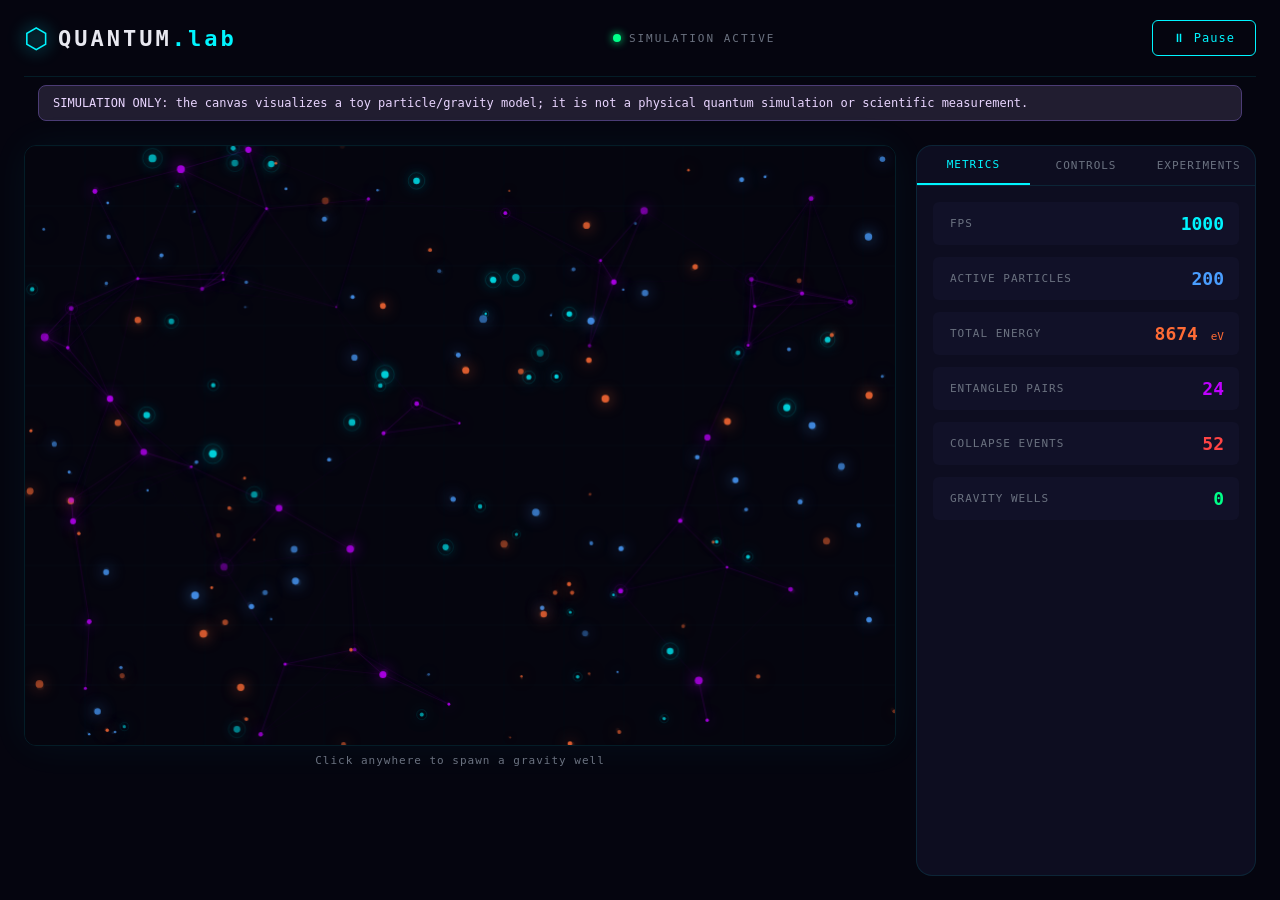
<file: index.html>
<!DOCTYPE html>
<html lang="en">
<head>
<link rel="icon" href="data:,">
<meta charset="UTF-8">
<meta name="viewport" content="width=device-width, initial-scale=1.0">
<title>QUANTUM.lab — Particle Simulation</title>
<style>
*,*::before,*::after{box-sizing:border-box;margin:0;padding:0}
:root{--bg:#05050f;--panel:#0d0d20;--card:#111128;--cyan:#00f5ff;--purple:#bf00ff;--orange:#ff6b35;--blue:#4a9eff;--green:#00ff88;--text:#e8e8f0;--muted:#6b7280;--border:rgba(0,245,255,.1)}
body{background:var(--bg);color:var(--text);font-family:'JetBrains Mono','Fira Code',monospace;min-height:100vh;overflow-x:hidden}
.dashboard{display:flex;flex-direction:column;min-height:100vh;padding:0 24px 24px}
.lab-header{display:flex;align-items:center;justify-content:space-between;padding:20px 0;border-bottom:1px solid var(--border)}
.logo{display:flex;align-items:center;gap:10px}
.logo-symbol{font-size:28px;color:var(--cyan);filter:drop-shadow(0 0 8px var(--cyan))}
.logo-text{font-size:22px;font-weight:700;letter-spacing:3px}
.logo-accent{color:var(--cyan)}
.header-status{display:flex;align-items:center;gap:8px}
.status-dot{width:8px;height:8px;border-radius:50%}
.status-dot.running{background:var(--green);box-shadow:0 0 8px var(--green);animation:pulse 1.5s ease-in-out infinite}
.status-dot.paused{background:var(--orange);box-shadow:0 0 8px var(--orange)}
.status-text{font-size:11px;letter-spacing:2px;color:var(--muted)}
.main-layout{display:flex;gap:20px;flex:1;margin-top:16px}
.canvas-wrapper{flex:1;display:flex;flex-direction:column;gap:8px}
.quantum-canvas{border:1px solid var(--border);box-shadow:0 0 40px rgba(0,245,255,.05);width:100%;border-radius:12px;cursor:crosshair}
.canvas-hint{font-size:11px;color:var(--muted);text-align:center;letter-spacing:1px}
.side-panel{width:340px;flex-shrink:0;background:var(--panel);border:1px solid var(--border);border-radius:16px;display:flex;flex-direction:column;overflow:hidden;max-height:calc(100vh - 120px)}
.tabs{display:flex;border-bottom:1px solid var(--border)}
.tab{flex:1;padding:12px 0;background:transparent;border:none;color:var(--muted);font-family:inherit;font-size:11px;letter-spacing:1px;cursor:pointer;transition:all .2s;text-transform:uppercase}
.tab:hover{color:var(--text)}
.tab-active{color:var(--cyan);border-bottom:2px solid var(--cyan)}
.tab-content{flex:1;padding:16px;overflow-y:auto;display:flex;flex-direction:column;gap:12px}
.metric-card{display:flex;justify-content:space-between;align-items:center;background:var(--card);border:1px solid transparent;border-left-width:3px;border-radius:6px;padding:10px 14px;transition:all .2s}
.metric-card:hover{background:#161632}
.metric-label{font-size:11px;color:var(--muted);letter-spacing:1px;text-transform:uppercase}
.metric-value{font-size:18px;font-weight:700}
.metric-unit{font-size:11px;font-weight:400;margin-left:2px}
.control-slider{display:flex;flex-direction:column;gap:6px}
.control-header{display:flex;justify-content:space-between;align-items:center}
.control-label{font-size:11px;color:var(--muted);letter-spacing:1px;text-transform:uppercase}
.control-value{font-size:12px;color:var(--cyan)}
.slider{-webkit-appearance:none;width:100%;height:3px;background:linear-gradient(to right,var(--cyan),var(--purple));border-radius:2px;outline:none;cursor:pointer}
.slider::-webkit-slider-thumb{-webkit-appearance:none;width:14px;height:14px;border-radius:50%;background:var(--cyan);box-shadow:0 0 6px var(--cyan);cursor:pointer}
.control-toggle{display:flex;justify-content:space-between;align-items:center}
.toggle{padding:4px 14px;border-radius:20px;border:1px solid;font-family:inherit;font-size:11px;cursor:pointer;transition:all .2s}
.toggle-on{background:rgba(0,255,136,.1);border-color:var(--green);color:var(--green)}
.toggle-off{background:rgba(107,114,128,.1);border-color:var(--muted);color:var(--muted)}
.btn-primary{padding:10px 20px;background:transparent;border:1px solid var(--cyan);color:var(--cyan);border-radius:6px;font-family:inherit;font-size:12px;letter-spacing:1px;cursor:pointer;transition:all .2s}
.btn-primary:hover:not(:disabled){background:rgba(0,245,255,.1);box-shadow:0 0 12px rgba(0,245,255,.2)}
.btn-primary:disabled{opacity:.4;cursor:not-allowed}
.btn-danger{padding:10px 20px;background:transparent;border:1px solid #ff4444;color:#ff4444;border-radius:6px;font-family:inherit;font-size:12px;cursor:pointer;transition:all .2s}
.btn-danger:hover{background:rgba(255,68,68,.1)}
.btn-remove{background:transparent;border:none;color:var(--muted);cursor:pointer;font-size:12px;padding:2px 6px}
.btn-remove:hover{color:#ff4444}
.full-width{width:100%}
.experiment-form{display:flex;flex-direction:column;gap:8px}
.input-field{width:100%;background:var(--card);border:1px solid var(--border);border-radius:6px;padding:10px 12px;color:var(--text);font-family:inherit;font-size:12px;outline:none;transition:all .2s;resize:none}
.input-field:focus{border-color:var(--cyan)}
.input-field::placeholder{color:var(--muted)}
.experiment-log{display:flex;flex-direction:column;gap:8px;margin-top:4px}
.experiment-card{background:var(--card);border:1px solid var(--border);border-radius:6px;padding:12px}
.exp-header{display:flex;justify-content:space-between;align-items:center;margin-bottom:4px}
.exp-name{font-size:13px;font-weight:600;color:var(--text)}
.exp-status{font-size:10px;letter-spacing:1px;text-transform:uppercase;padding:2px 8px;border-radius:20px}
.exp-running{background:rgba(0,255,136,.1);color:var(--green)}
.exp-desc{font-size:11px;color:var(--muted);margin-bottom:8px;line-height:1.5}
.exp-meta{display:flex;gap:12px;font-size:10px;color:var(--muted)}
.well-list{margin-top:4px}
.section-title{font-size:11px;letter-spacing:2px;color:var(--muted);text-transform:uppercase;margin-bottom:8px}
.well-item{display:flex;justify-content:space-between;align-items:center;background:var(--card);border:1px solid rgba(191,0,255,.2);border-radius:6px;padding:6px 10px;font-size:11px;color:var(--purple)}
.notification{position:fixed;bottom:24px;right:24px;background:var(--card);border:1px solid var(--cyan);border-radius:10px;padding:12px 20px;font-size:12px;color:var(--cyan);box-shadow:0 0 20px rgba(0,245,255,.15);z-index:999;animation:slideIn .3s ease}
.empty-state{text-align:center;color:var(--muted);font-size:12px;padding:20px 0}
@keyframes pulse{0%,100%{opacity:1;box-shadow:0 0 8px var(--green)}50%{opacity:.5;box-shadow:0 0 2px var(--green)}}
@keyframes slideIn{from{transform:translateX(20px);opacity:0}to{transform:translateX(0);opacity:1}}
::-webkit-scrollbar{width:4px}
::-webkit-scrollbar-track{background:var(--bg)}
::-webkit-scrollbar-thumb{background:var(--border);border-radius:2px}
::-webkit-scrollbar-thumb:hover{background:var(--cyan)}
@media(max-width:1024px){.main-layout{flex-direction:column}.side-panel{width:100%;max-height:none}}
</style>
</head>
<body>
<div class="dashboard">
  <header class="lab-header">
    <div class="logo">
      <span class="logo-symbol">⬡</span>
      <span class="logo-text">QUANTUM<span class="logo-accent">.lab</span></span>
    </div>
    <div class="header-status">
      <span class="status-dot running" id="statusDot"></span>
      <span class="status-text" id="statusText">SIMULATION ACTIVE</span>
    </div>
    <button class="btn-primary" id="pauseBtn" onclick="toggleSim()">⏸ Pause</button>
  </header>
<div role="note" style="margin:8px 14px;padding:10px 14px;background:#211d30;color:#e9d5ff;border:1px solid #4c3c75;border-radius:8px;font-size:12px">SIMULATION ONLY: the canvas visualizes a toy particle/gravity model; it is not a physical quantum simulation or scientific measurement.</div>
  <div class="main-layout">
    <div class="canvas-wrapper">
      <canvas class="quantum-canvas" id="canvas" onclick="addGravityWell(event)"></canvas>
      <p class="canvas-hint">Click anywhere to spawn a gravity well</p>
    </div>
    <aside class="side-panel">
      <div class="tabs">
        <button class="tab tab-active" data-tab="metrics" onclick="switchTab('metrics',this)">Metrics</button>
        <button class="tab" data-tab="controls" onclick="switchTab('controls',this)">Controls</button>
        <button class="tab" data-tab="experiments" onclick="switchTab('experiments',this)">Experiments</button>
      </div>
      <div class="tab-content" id="tabMetrics">
        <div class="metric-card"><span class="metric-label">FPS</span><span class="metric-value" style="color:var(--cyan)" id="mFPS">0</span></div>
        <div class="metric-card"><span class="metric-label">Active Particles</span><span class="metric-value" style="color:var(--blue)" id="mPart">0</span></div>
        <div class="metric-card"><span class="metric-label">Total Energy</span><span class="metric-value" style="color:var(--orange)" id="mEnergy">0 <span class="metric-unit">eV</span></span></div>
        <div class="metric-card"><span class="metric-label">Entangled Pairs</span><span class="metric-value" style="color:var(--purple)" id="mEntangle">0</span></div>
        <div class="metric-card"><span class="metric-label">Collapse Events</span><span class="metric-value" style="color:#ff4444" id="mCollapse">0</span></div>
        <div class="metric-card"><span class="metric-label">Gravity Wells</span><span class="metric-value" style="color:var(--green)" id="mWells">0</span></div>
        <div class="well-list" id="wellList"></div>
      </div>
      <div class="tab-content" id="tabControls" style="display:none">
        <div class="control-slider"><div class="control-header"><span class="control-label">Max Particles</span><span class="control-value" id="cvMax">200</span></div><input type="range" class="slider" min="10" max="500" step="10" value="200" oninput="setCfg('maxParticles',+this.value)"></div>
        <div class="control-slider"><div class="control-header"><span class="control-label">Simulation Speed</span><span class="control-value" id="cvSpeed">1.00</span></div><input type="range" class="slider" min="0.1" max="5" step="0.1" value="1" oninput="setCfg('simSpeed',+this.value)"></div>
        <div class="control-slider"><div class="control-header"><span class="control-label">Energy Decay</span><span class="control-value" id="cvDecay">0.05</span></div><input type="range" class="slider" min="0" max="0.5" step="0.01" value="0.05" oninput="setCfg('decay',+this.value)"></div>
        <div class="control-toggle"><span class="control-label">Collision Detection</span><button class="toggle toggle-off" id="collToggle" onclick="toggleColl()">OFF</button></div>
        <button class="btn-danger full-width" onclick="clearWells()">Clear All Wells</button>
      </div>
      <div class="tab-content" id="tabExperiments" style="display:none">
        <div class="experiment-form">
          <input class="input-field" placeholder="Experiment name..." id="expName" maxlength="50">
          <textarea class="input-field" placeholder="Description (optional)..." id="expDesc" maxlength="200" rows="3"></textarea>
          <button class="btn-primary full-width" onclick="createExp()">+ Create Snapshot</button>
        </div>
        <div class="experiment-log" id="expLog"><div class="empty-state">No experiments yet.</div></div>
      </div>
    </aside>
  </div>
</div>

<script>
const COLORS={superposition:'#00f5ff',entangled:'#bf00ff',collapsed:'#ff6b35',idle:'#4a9eff'};
let particles=[],gravityWells=[],experiments=[];
let cfg={maxParticles:200,simSpeed:1,decay:0.05,collision:false};
let isRunning=true,particleId=0,lastTime=performance.now(),fpsFrames=[];
const canvas=document.getElementById('canvas');
const ctx=canvas.getContext('2d',{alpha:false});

function resizeCanvas(){
  const w=canvas.parentElement;
  canvas.width=w.clientWidth;
  canvas.height=Math.min(window.innerHeight-200,600);
}
window.addEventListener('resize',resizeCanvas);
resizeCanvas();

function getState(e){if(e>75)return'superposition';if(e>50)return'entangled';if(e>25)return'collapsed';return'idle';}

function createParticle(){
  const state=getState(Math.random()*100);
  return{
    id:'p-'+ ++particleId,x:Math.random()*canvas.width,y:Math.random()*canvas.height,
    vx:(Math.random()-.5)*2,vy:(Math.random()-.5)*2,
    energy:Math.random()*100,state,color:COLORS[state],
    radius:Math.random()*3+1,lifetime:Math.random()*300+100,age:0
  };
}

function updateParticle(p,dt){
  p.age+=dt;
  if(p.age>=p.lifetime)return null;
  for(const gw of gravityWells){
    const dx=gw.x-p.x,dy=gw.y-p.y,d=Math.sqrt(dx*dx+dy*dy);
    if(d<gw.radius&&d>0){const f=(gw.strength/(d*d))*dt;p.vx+=dx/d*f;p.vy+=dy/d*f;}
  }
  p.x+=p.vx*cfg.simSpeed*dt;p.y+=p.vy*cfg.simSpeed*dt;
  p.energy=Math.max(0,p.energy-cfg.decay*dt);
  p.state=getState(p.energy);p.color=COLORS[p.state];
  p.x=((p.x%canvas.width)+canvas.width)%canvas.width;
  p.y=((p.y%canvas.height)+canvas.height)%canvas.height;
  return p;
}

function drawGrid(){
  ctx.save();ctx.strokeStyle='rgba(0,245,255,.03)';ctx.lineWidth=0.5;
  for(let x=0;x<canvas.width;x+=60){ctx.beginPath();ctx.moveTo(x,0);ctx.lineTo(x,canvas.height);ctx.stroke();}
  for(let y=0;y<canvas.height;y+=60){ctx.beginPath();ctx.moveTo(0,y);ctx.lineTo(canvas.width,y);ctx.stroke();}
  ctx.restore();
}

function drawGravityWells(){
  gravityWells.forEach(gw=>{
    const grad=ctx.createRadialGradient(gw.x,gw.y,0,gw.x,gw.y,gw.radius);
    grad.addColorStop(0,'rgba(191,0,255,.2)');grad.addColorStop(.5,'rgba(191,0,255,.05)');grad.addColorStop(1,'rgba(191,0,255,0)');
    ctx.beginPath();ctx.arc(gw.x,gw.y,gw.radius,0,Math.PI*2);ctx.fillStyle=grad;ctx.fill();
    ctx.beginPath();ctx.arc(gw.x,gw.y,4,0,Math.PI*2);ctx.fillStyle='#bf00ff';ctx.shadowBlur=20;ctx.shadowColor='#bf00ff';ctx.fill();ctx.shadowBlur=0;
  });
}

function drawEntanglement(){
  const entangled=particles.filter(p=>p.state==='entangled');
  for(let i=0;i<entangled.length;i++){
    for(let j=i+1;j<entangled.length;j++){
      const p1=entangled[i],p2=entangled[j];
      const dist=Math.sqrt((p2.x-p1.x)**2+(p2.y-p1.y)**2);
      if(dist>150)continue;
      ctx.save();ctx.globalAlpha=(1-dist/150)*.4;ctx.strokeStyle='#bf00ff';ctx.lineWidth=0.5;
      ctx.shadowBlur=8;ctx.shadowColor='#bf00ff';
      ctx.beginPath();ctx.moveTo(p1.x,p1.y);ctx.lineTo(p2.x,p2.y);ctx.stroke();ctx.restore();
    }
  }
}

function drawParticles(){
  particles.forEach(p=>{
    const alpha=1-p.age/p.lifetime;
    ctx.save();ctx.globalAlpha=Math.max(0,alpha);ctx.shadowBlur=15;ctx.shadowColor=p.color;
    ctx.beginPath();ctx.arc(p.x,p.y,p.radius,0,Math.PI*2);ctx.fillStyle=p.color;ctx.fill();
    if(p.energy>70){ctx.beginPath();ctx.arc(p.x,p.y,p.radius*2.5,0,Math.PI*2);ctx.strokeStyle=p.color;ctx.lineWidth=.5;ctx.globalAlpha=alpha*.3;ctx.stroke();}
    ctx.restore();
  });
}

function animate(ts){
  if(isRunning){
    const dt=Math.min((ts-lastTime)/16.67,3);lastTime=ts;
    fpsFrames.push(1000/Math.max(ts-lastTime+.001,1));
    if(fpsFrames.length>60)fpsFrames.shift();
    let updated=particles.map(p=>updateParticle(p,dt)).filter(Boolean);
    while(updated.length<cfg.maxParticles)updated.push(createParticle());
    particles=updated;
  }
  ctx.fillStyle='rgba(5,5,15,.85)';ctx.fillRect(0,0,canvas.width,canvas.height);
  drawGrid();drawEntanglement();drawGravityWells();drawParticles();
  if(isRunning&&fpsFrames.length>0){
    const fps=Math.round(fpsFrames.reduce((a,b)=>a+b,0)/fpsFrames.length);
    document.getElementById('mFPS').textContent=fps;
    document.getElementById('mPart').textContent=particles.length;
    const totalE=Math.round(particles.reduce((s,p)=>s+p.energy,0));
    document.getElementById('mEnergy').innerHTML=totalE+' <span class="metric-unit">eV</span>';
    document.getElementById('mEntangle').textContent=Math.floor(particles.filter(p=>p.state==='entangled').length/2);
    document.getElementById('mCollapse').textContent=particles.filter(p=>p.state==='collapsed').length;
  }
  document.getElementById('mWells').textContent=gravityWells.length;
  requestAnimationFrame(animate);
}

function toggleSim(){
  isRunning=!isRunning;
  document.getElementById('statusDot').className='status-dot '+(isRunning?'running':'paused');
  document.getElementById('statusText').textContent=isRunning?'SIMULATION ACTIVE':'PAUSED';
  document.getElementById('pauseBtn').textContent=isRunning?'⏸ Pause':'▶ Resume';
}

function addGravityWell(e){
  const rect=canvas.getBoundingClientRect();
  const x=e.clientX-rect.left,y=e.clientY-rect.top;
  gravityWells.push({id:'gw-'+Date.now(),x,y,strength:5000,radius:200});
  notify('⚛ Gravity well at ('+Math.round(x)+', '+Math.round(y)+')');
  renderWells();
}

function removeWell(id){gravityWells=gravityWells.filter(w=>w.id!==id);renderWells();}
function clearWells(){gravityWells=[];renderWells();notify('All gravity wells cleared');}
function toggleColl(){
  cfg.collision=!cfg.collision;
  const btn=document.getElementById('collToggle');
  btn.className='toggle '+(cfg.collision?'toggle-on':'toggle-off');
  btn.textContent=cfg.collision?'ON':'OFF';
}

function setCfg(key,val){
  cfg[key]=val;
  if(key==='maxParticles')document.getElementById('cvMax').textContent=val;
  if(key==='simSpeed')document.getElementById('cvSpeed').textContent=val.toFixed(1);
  if(key==='decay')document.getElementById('cvDecay').textContent=val.toFixed(2);
}

function renderWells(){
  document.getElementById('wellList').innerHTML=gravityWells.length?'<h3 class="section-title">Active Wells</h3>'+gravityWells.map(w=>'<div class="well-item"><span>('+Math.round(w.x)+', '+Math.round(w.y)+')</span><button class="btn-remove" onclick="removeWell(\''+w.id+'\')">✕</button></div>').join(''):'';
}

function switchTab(name,el){
  document.querySelectorAll('.tab').forEach(t=>t.classList.remove('tab-active'));
  el.classList.add('tab-active');
  ['tabMetrics','tabControls','tabExperiments'].forEach(id=>document.getElementById(id).style.display='none');
  document.getElementById('tab'+name.charAt(0).toUpperCase()+name.slice(1)).style.display='flex';
}

function createExp(){
  const name=document.getElementById('expName').value.trim();
  if(!name)return;
  const exp={id:'exp-'+Date.now(),name,desc:document.getElementById('expDesc').value.trim(),status:'running',particles:particles.length,energy:Math.round(particles.reduce((s,p)=>s+p.energy,0)),time:new Date().toLocaleTimeString()};
  experiments.unshift(exp);
  document.getElementById('expName').value='';document.getElementById('expDesc').value='';
  notify('🧪 Experiment "'+name+'" created');
  renderExps();
}

function renderExps(){
  document.getElementById('expLog').innerHTML=experiments.length?experiments.map(e=>'<div class="experiment-card"><div class="exp-header"><span class="exp-name">'+e.name+'</span><span class="exp-status exp-running">'+e.status+'</span></div>'+(e.desc?'<p class="exp-desc">'+e.desc+'</p>':'')+'<div class="exp-meta"><span>⚛ '+e.particles+' particles</span><span>⚡ '+e.energy+' eV</span><span>'+e.time+'</span></div></div>').join(''):'<div class="empty-state">No experiments yet.</div>';
}

function notify(msg){
  const n=document.createElement('div');n.className='notification';n.textContent=msg;
  document.body.appendChild(n);setTimeout(()=>n.remove(),3000);
}

particles=Array.from({length:cfg.maxParticles},()=>createParticle());
requestAnimationFrame(animate);
</script>
</body>
</html>
</file>
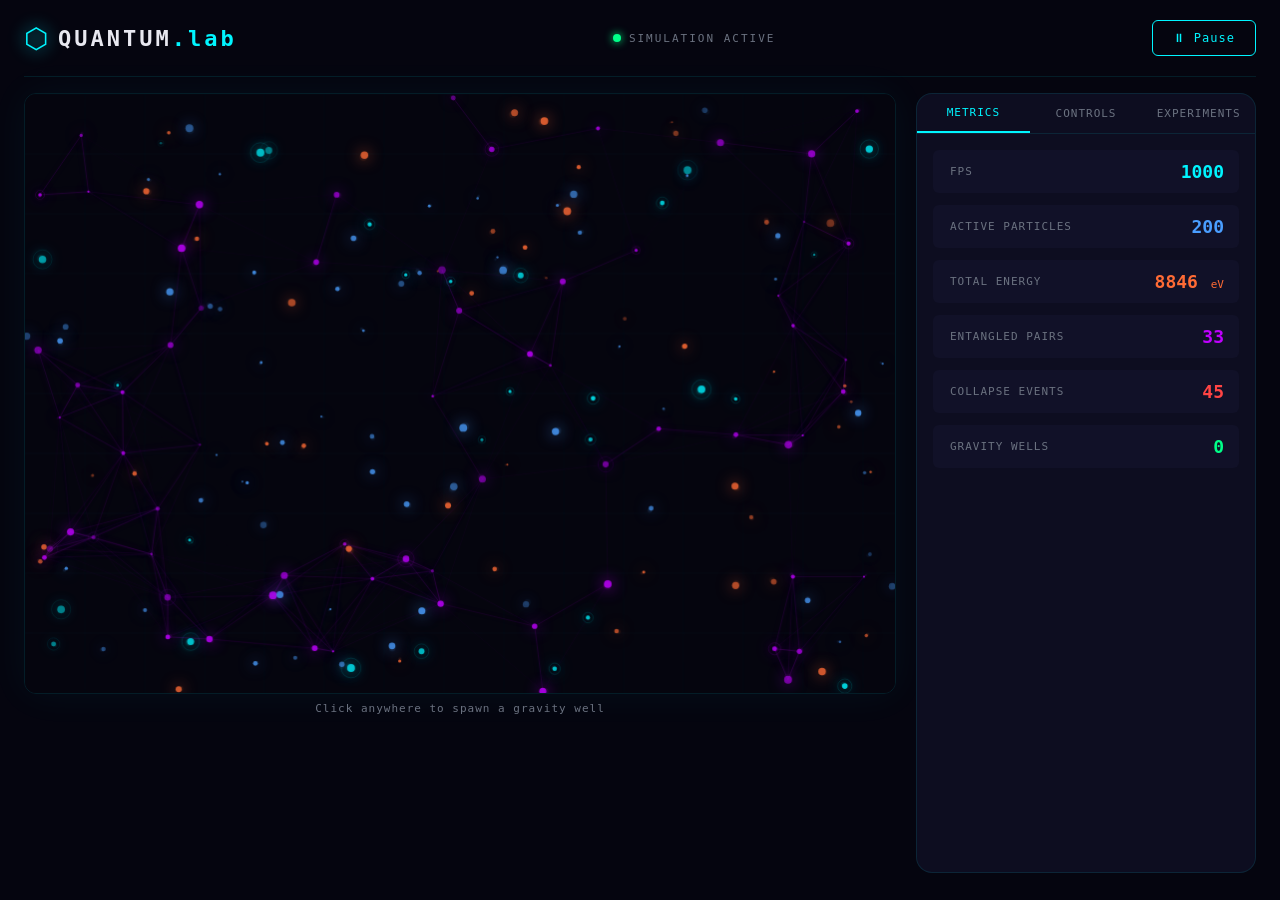
<file: backups/runtime-fix-2026-10-15/index.html>
<!DOCTYPE html>
<html lang="en">
<head>
<meta charset="UTF-8">
<meta name="viewport" content="width=device-width, initial-scale=1.0">
<title>QUANTUM.lab — Particle Simulation</title>
<style>
*,*::before,*::after{box-sizing:border-box;margin:0;padding:0}
:root{--bg:#05050f;--panel:#0d0d20;--card:#111128;--cyan:#00f5ff;--purple:#bf00ff;--orange:#ff6b35;--blue:#4a9eff;--green:#00ff88;--text:#e8e8f0;--muted:#6b7280;--border:rgba(0,245,255,.1)}
body{background:var(--bg);color:var(--text);font-family:'JetBrains Mono','Fira Code',monospace;min-height:100vh;overflow-x:hidden}
.dashboard{display:flex;flex-direction:column;min-height:100vh;padding:0 24px 24px}
.lab-header{display:flex;align-items:center;justify-content:space-between;padding:20px 0;border-bottom:1px solid var(--border)}
.logo{display:flex;align-items:center;gap:10px}
.logo-symbol{font-size:28px;color:var(--cyan);filter:drop-shadow(0 0 8px var(--cyan))}
.logo-text{font-size:22px;font-weight:700;letter-spacing:3px}
.logo-accent{color:var(--cyan)}
.header-status{display:flex;align-items:center;gap:8px}
.status-dot{width:8px;height:8px;border-radius:50%}
.status-dot.running{background:var(--green);box-shadow:0 0 8px var(--green);animation:pulse 1.5s ease-in-out infinite}
.status-dot.paused{background:var(--orange);box-shadow:0 0 8px var(--orange)}
.status-text{font-size:11px;letter-spacing:2px;color:var(--muted)}
.main-layout{display:flex;gap:20px;flex:1;margin-top:16px}
.canvas-wrapper{flex:1;display:flex;flex-direction:column;gap:8px}
.quantum-canvas{border:1px solid var(--border);box-shadow:0 0 40px rgba(0,245,255,.05);width:100%;border-radius:12px;cursor:crosshair}
.canvas-hint{font-size:11px;color:var(--muted);text-align:center;letter-spacing:1px}
.side-panel{width:340px;flex-shrink:0;background:var(--panel);border:1px solid var(--border);border-radius:16px;display:flex;flex-direction:column;overflow:hidden;max-height:calc(100vh - 120px)}
.tabs{display:flex;border-bottom:1px solid var(--border)}
.tab{flex:1;padding:12px 0;background:transparent;border:none;color:var(--muted);font-family:inherit;font-size:11px;letter-spacing:1px;cursor:pointer;transition:all .2s;text-transform:uppercase}
.tab:hover{color:var(--text)}
.tab-active{color:var(--cyan);border-bottom:2px solid var(--cyan)}
.tab-content{flex:1;padding:16px;overflow-y:auto;display:flex;flex-direction:column;gap:12px}
.metric-card{display:flex;justify-content:space-between;align-items:center;background:var(--card);border:1px solid transparent;border-left-width:3px;border-radius:6px;padding:10px 14px;transition:all .2s}
.metric-card:hover{background:#161632}
.metric-label{font-size:11px;color:var(--muted);letter-spacing:1px;text-transform:uppercase}
.metric-value{font-size:18px;font-weight:700}
.metric-unit{font-size:11px;font-weight:400;margin-left:2px}
.control-slider{display:flex;flex-direction:column;gap:6px}
.control-header{display:flex;justify-content:space-between;align-items:center}
.control-label{font-size:11px;color:var(--muted);letter-spacing:1px;text-transform:uppercase}
.control-value{font-size:12px;color:var(--cyan)}
.slider{-webkit-appearance:none;width:100%;height:3px;background:linear-gradient(to right,var(--cyan),var(--purple));border-radius:2px;outline:none;cursor:pointer}
.slider::-webkit-slider-thumb{-webkit-appearance:none;width:14px;height:14px;border-radius:50%;background:var(--cyan);box-shadow:0 0 6px var(--cyan);cursor:pointer}
.control-toggle{display:flex;justify-content:space-between;align-items:center}
.toggle{padding:4px 14px;border-radius:20px;border:1px solid;font-family:inherit;font-size:11px;cursor:pointer;transition:all .2s}
.toggle-on{background:rgba(0,255,136,.1);border-color:var(--green);color:var(--green)}
.toggle-off{background:rgba(107,114,128,.1);border-color:var(--muted);color:var(--muted)}
.btn-primary{padding:10px 20px;background:transparent;border:1px solid var(--cyan);color:var(--cyan);border-radius:6px;font-family:inherit;font-size:12px;letter-spacing:1px;cursor:pointer;transition:all .2s}
.btn-primary:hover:not(:disabled){background:rgba(0,245,255,.1);box-shadow:0 0 12px rgba(0,245,255,.2)}
.btn-primary:disabled{opacity:.4;cursor:not-allowed}
.btn-danger{padding:10px 20px;background:transparent;border:1px solid #ff4444;color:#ff4444;border-radius:6px;font-family:inherit;font-size:12px;cursor:pointer;transition:all .2s}
.btn-danger:hover{background:rgba(255,68,68,.1)}
.btn-remove{background:transparent;border:none;color:var(--muted);cursor:pointer;font-size:12px;padding:2px 6px}
.btn-remove:hover{color:#ff4444}
.full-width{width:100%}
.experiment-form{display:flex;flex-direction:column;gap:8px}
.input-field{width:100%;background:var(--card);border:1px solid var(--border);border-radius:6px;padding:10px 12px;color:var(--text);font-family:inherit;font-size:12px;outline:none;transition:all .2s;resize:none}
.input-field:focus{border-color:var(--cyan)}
.input-field::placeholder{color:var(--muted)}
.experiment-log{display:flex;flex-direction:column;gap:8px;margin-top:4px}
.experiment-card{background:var(--card);border:1px solid var(--border);border-radius:6px;padding:12px}
.exp-header{display:flex;justify-content:space-between;align-items:center;margin-bottom:4px}
.exp-name{font-size:13px;font-weight:600;color:var(--text)}
.exp-status{font-size:10px;letter-spacing:1px;text-transform:uppercase;padding:2px 8px;border-radius:20px}
.exp-running{background:rgba(0,255,136,.1);color:var(--green)}
.exp-desc{font-size:11px;color:var(--muted);margin-bottom:8px;line-height:1.5}
.exp-meta{display:flex;gap:12px;font-size:10px;color:var(--muted)}
.well-list{margin-top:4px}
.section-title{font-size:11px;letter-spacing:2px;color:var(--muted);text-transform:uppercase;margin-bottom:8px}
.well-item{display:flex;justify-content:space-between;align-items:center;background:var(--card);border:1px solid rgba(191,0,255,.2);border-radius:6px;padding:6px 10px;font-size:11px;color:var(--purple)}
.notification{position:fixed;bottom:24px;right:24px;background:var(--card);border:1px solid var(--cyan);border-radius:10px;padding:12px 20px;font-size:12px;color:var(--cyan);box-shadow:0 0 20px rgba(0,245,255,.15);z-index:999;animation:slideIn .3s ease}
.empty-state{text-align:center;color:var(--muted);font-size:12px;padding:20px 0}
@keyframes pulse{0%,100%{opacity:1;box-shadow:0 0 8px var(--green)}50%{opacity:.5;box-shadow:0 0 2px var(--green)}}
@keyframes slideIn{from{transform:translateX(20px);opacity:0}to{transform:translateX(0);opacity:1}}
::-webkit-scrollbar{width:4px}
::-webkit-scrollbar-track{background:var(--bg)}
::-webkit-scrollbar-thumb{background:var(--border);border-radius:2px}
::-webkit-scrollbar-thumb:hover{background:var(--cyan)}
@media(max-width:1024px){.main-layout{flex-direction:column}.side-panel{width:100%;max-height:none}}
</style>
</head>
<body>
<div class="dashboard">
  <header class="lab-header">
    <div class="logo">
      <span class="logo-symbol">⬡</span>
      <span class="logo-text">QUANTUM<span class="logo-accent">.lab</span></span>
    </div>
    <div class="header-status">
      <span class="status-dot running" id="statusDot"></span>
      <span class="status-text" id="statusText">SIMULATION ACTIVE</span>
    </div>
    <button class="btn-primary" id="pauseBtn" onclick="toggleSim()">⏸ Pause</button>
  </header>
  <div class="main-layout">
    <div class="canvas-wrapper">
      <canvas class="quantum-canvas" id="canvas" onclick="addGravityWell(event)"></canvas>
      <p class="canvas-hint">Click anywhere to spawn a gravity well</p>
    </div>
    <aside class="side-panel">
      <div class="tabs">
        <button class="tab tab-active" data-tab="metrics" onclick="switchTab('metrics',this)">Metrics</button>
        <button class="tab" data-tab="controls" onclick="switchTab('controls',this)">Controls</button>
        <button class="tab" data-tab="experiments" onclick="switchTab('experiments',this)">Experiments</button>
      </div>
      <div class="tab-content" id="tabMetrics">
        <div class="metric-card"><span class="metric-label">FPS</span><span class="metric-value" style="color:var(--cyan)" id="mFPS">0</span></div>
        <div class="metric-card"><span class="metric-label">Active Particles</span><span class="metric-value" style="color:var(--blue)" id="mPart">0</span></div>
        <div class="metric-card"><span class="metric-label">Total Energy</span><span class="metric-value" style="color:var(--orange)" id="mEnergy">0 <span class="metric-unit">eV</span></span></div>
        <div class="metric-card"><span class="metric-label">Entangled Pairs</span><span class="metric-value" style="color:var(--purple)" id="mEntangle">0</span></div>
        <div class="metric-card"><span class="metric-label">Collapse Events</span><span class="metric-value" style="color:#ff4444" id="mCollapse">0</span></div>
        <div class="metric-card"><span class="metric-label">Gravity Wells</span><span class="metric-value" style="color:var(--green)" id="mWells">0</span></div>
        <div class="well-list" id="wellList"></div>
      </div>
      <div class="tab-content" id="tabControls" style="display:none">
        <div class="control-slider"><div class="control-header"><span class="control-label">Max Particles</span><span class="control-value" id="cvMax">200</span></div><input type="range" class="slider" min="10" max="500" step="10" value="200" oninput="setCfg('maxParticles',+this.value)"></div>
        <div class="control-slider"><div class="control-header"><span class="control-label">Simulation Speed</span><span class="control-value" id="cvSpeed">1.00</span></div><input type="range" class="slider" min="0.1" max="5" step="0.1" value="1" oninput="setCfg('simSpeed',+this.value)"></div>
        <div class="control-slider"><div class="control-header"><span class="control-label">Energy Decay</span><span class="control-value" id="cvDecay">0.05</span></div><input type="range" class="slider" min="0" max="0.5" step="0.01" value="0.05" oninput="setCfg('decay',+this.value)"></div>
        <div class="control-toggle"><span class="control-label">Collision Detection</span><button class="toggle toggle-off" id="collToggle" onclick="toggleColl()">OFF</button></div>
        <button class="btn-danger full-width" onclick="clearWells()">Clear All Wells</button>
      </div>
      <div class="tab-content" id="tabExperiments" style="display:none">
        <div class="experiment-form">
          <input class="input-field" placeholder="Experiment name..." id="expName" maxlength="50">
          <textarea class="input-field" placeholder="Description (optional)..." id="expDesc" maxlength="200" rows="3"></textarea>
          <button class="btn-primary full-width" onclick="createExp()">+ Create Snapshot</button>
        </div>
        <div class="experiment-log" id="expLog"><div class="empty-state">No experiments yet.</div></div>
      </div>
    </aside>
  </div>
</div>

<script>
const COLORS={superposition:'#00f5ff',entangled:'#bf00ff',collapsed:'#ff6b35',idle:'#4a9eff'};
let particles=[],gravityWells=[],experiments=[];
let cfg={maxParticles:200,simSpeed:1,decay:0.05,collision:false};
let isRunning=true,particleId=0,lastTime=performance.now(),fpsFrames=[];
const canvas=document.getElementById('canvas');
const ctx=canvas.getContext('2d',{alpha:false});

function resizeCanvas(){
  const w=canvas.parentElement;
  canvas.width=w.clientWidth;
  canvas.height=Math.min(window.innerHeight-200,600);
}
window.addEventListener('resize',resizeCanvas);
resizeCanvas();

function getState(e){if(e>75)return'superposition';if(e>50)return'entangled';if(e>25)return'collapsed';return'idle';}

function createParticle(){
  const state=getState(Math.random()*100);
  return{
    id:'p-'+ ++particleId,x:Math.random()*canvas.width,y:Math.random()*canvas.height,
    vx:(Math.random()-.5)*2,vy:(Math.random()-.5)*2,
    energy:Math.random()*100,state,color:COLORS[state],
    radius:Math.random()*3+1,lifetime:Math.random()*300+100,age:0
  };
}

function updateParticle(p,dt){
  p.age+=dt;
  if(p.age>=p.lifetime)return null;
  for(const gw of gravityWells){
    const dx=gw.x-p.x,dy=gw.y-p.y,d=Math.sqrt(dx*dx+dy*dy);
    if(d<gw.radius&&d>0){const f=(gw.strength/(d*d))*dt;p.vx+=dx/d*f;p.vy+=dy/d*f;}
  }
  p.x+=p.vx*cfg.simSpeed*dt;p.y+=p.vy*cfg.simSpeed*dt;
  p.energy=Math.max(0,p.energy-cfg.decay*dt);
  p.state=getState(p.energy);p.color=COLORS[p.state];
  p.x=((p.x%canvas.width)+canvas.width)%canvas.width;
  p.y=((p.y%canvas.height)+canvas.height)%canvas.height;
  return p;
}

function drawGrid(){
  ctx.save();ctx.strokeStyle='rgba(0,245,255,.03)';ctx.lineWidth=0.5;
  for(let x=0;x<canvas.width;x+=60){ctx.beginPath();ctx.moveTo(x,0);ctx.lineTo(x,canvas.height);ctx.stroke();}
  for(let y=0;y<canvas.height;y+=60){ctx.beginPath();ctx.moveTo(0,y);ctx.lineTo(canvas.width,y);ctx.stroke();}
  ctx.restore();
}

function drawGravityWells(){
  gravityWells.forEach(gw=>{
    const grad=ctx.createRadialGradient(gw.x,gw.y,0,gw.x,gw.y,gw.radius);
    grad.addColorStop(0,'rgba(191,0,255,.2)');grad.addColorStop(.5,'rgba(191,0,255,.05)');grad.addColorStop(1,'rgba(191,0,255,0)');
    ctx.beginPath();ctx.arc(gw.x,gw.y,gw.radius,0,Math.PI*2);ctx.fillStyle=grad;ctx.fill();
    ctx.beginPath();ctx.arc(gw.x,gw.y,4,0,Math.PI*2);ctx.fillStyle='#bf00ff';ctx.shadowBlur=20;ctx.shadowColor='#bf00ff';ctx.fill();ctx.shadowBlur=0;
  });
}

function drawEntanglement(){
  const entangled=particles.filter(p=>p.state==='entangled');
  for(let i=0;i<entangled.length;i++){
    for(let j=i+1;j<entangled.length;j++){
      const p1=entangled[i],p2=entangled[j];
      const dist=Math.sqrt((p2.x-p1.x)**2+(p2.y-p1.y)**2);
      if(dist>150)continue;
      ctx.save();ctx.globalAlpha=(1-dist/150)*.4;ctx.strokeStyle='#bf00ff';ctx.lineWidth=0.5;
      ctx.shadowBlur=8;ctx.shadowColor='#bf00ff';
      ctx.beginPath();ctx.moveTo(p1.x,p1.y);ctx.lineTo(p2.x,p2.y);ctx.stroke();ctx.restore();
    }
  }
}

function drawParticles(){
  particles.forEach(p=>{
    const alpha=1-p.age/p.lifetime;
    ctx.save();ctx.globalAlpha=Math.max(0,alpha);ctx.shadowBlur=15;ctx.shadowColor=p.color;
    ctx.beginPath();ctx.arc(p.x,p.y,p.radius,0,Math.PI*2);ctx.fillStyle=p.color;ctx.fill();
    if(p.energy>70){ctx.beginPath();ctx.arc(p.x,p.y,p.radius*2.5,0,Math.PI*2);ctx.strokeStyle=p.color;ctx.lineWidth=.5;ctx.globalAlpha=alpha*.3;ctx.stroke();}
    ctx.restore();
  });
}

function animate(ts){
  if(isRunning){
    const dt=Math.min((ts-lastTime)/16.67,3);lastTime=ts;
    fpsFrames.push(1000/Math.max(ts-lastTime+.001,1));
    if(fpsFrames.length>60)fpsFrames.shift();
    let updated=particles.map(p=>updateParticle(p,dt)).filter(Boolean);
    while(updated.length<cfg.maxParticles)updated.push(createParticle());
    particles=updated;
  }
  ctx.fillStyle='rgba(5,5,15,.85)';ctx.fillRect(0,0,canvas.width,canvas.height);
  drawGrid();drawEntanglement();drawGravityWells();drawParticles();
  if(isRunning&&fpsFrames.length>0){
    const fps=Math.round(fpsFrames.reduce((a,b)=>a+b,0)/fpsFrames.length);
    document.getElementById('mFPS').textContent=fps;
    document.getElementById('mPart').textContent=particles.length;
    const totalE=Math.round(particles.reduce((s,p)=>s+p.energy,0));
    document.getElementById('mEnergy').innerHTML=totalE+' <span class="metric-unit">eV</span>';
    document.getElementById('mEntangle').textContent=Math.floor(particles.filter(p=>p.state==='entangled').length/2);
    document.getElementById('mCollapse').textContent=particles.filter(p=>p.state==='collapsed').length;
  }
  document.getElementById('mWells').textContent=gravityWells.length;
  requestAnimationFrame(animate);
}

function toggleSim(){
  isRunning=!isRunning;
  document.getElementById('statusDot').className='status-dot '+(isRunning?'running':'paused');
  document.getElementById('statusText').textContent=isRunning?'SIMULATION ACTIVE':'PAUSED';
  document.getElementById('pauseBtn').textContent=isRunning?'⏸ Pause':'▶ Resume';
}

function addGravityWell(e){
  const rect=canvas.getBoundingClientRect();
  const x=e.clientX-rect.left,y=e.clientY-rect.top;
  gravityWells.push({id:'gw-'+Date.now(),x,y,strength:5000,radius:200});
  notify('⚛ Gravity well at ('+Math.round(x)+', '+Math.round(y)+')');
  renderWells();
}

function removeWell(id){gravityWells=gravityWells.filter(w=>w.id!==id);renderWells();}
function clearWells(){gravityWells=[];renderWells();notify('All gravity wells cleared');}
function toggleColl(){
  cfg.collision=!cfg.collision;
  const btn=document.getElementById('collToggle');
  btn.className='toggle '+(cfg.collision?'toggle-on':'toggle-off');
  btn.textContent=cfg.collision?'ON':'OFF';
}

function setCfg(key,val){
  cfg[key]=val;
  if(key==='maxParticles')document.getElementById('cvMax').textContent=val;
  if(key==='simSpeed')document.getElementById('cvSpeed').textContent=val.toFixed(1);
  if(key==='decay')document.getElementById('cvDecay').textContent=val.toFixed(2);
}

function renderWells(){
  document.getElementById('wellList').innerHTML=gravityWells.length?'<h3 class="section-title">Active Wells</h3>'+gravityWells.map(w=>'<div class="well-item"><span>('+Math.round(w.x)+', '+Math.round(w.y)+')</span><button class="btn-remove" onclick="removeWell(\''+w.id+'\')">✕</button></div>').join(''):'';
}

function switchTab(name,el){
  document.querySelectorAll('.tab').forEach(t=>t.classList.remove('tab-active'));
  el.classList.add('tab-active');
  ['tabMetrics','tabControls','tabExperiments'].forEach(id=>document.getElementById(id).style.display='none');
  document.getElementById('tab'+name.charAt(0).toUpperCase()+name.slice(1)).style.display='flex';
}

function createExp(){
  const name=document.getElementById('expName').value.trim();
  if(!name)return;
  const exp={id:'exp-'+Date.now(),name,desc:document.getElementById('expDesc').value.trim(),status:'running',particles:particles.length,energy:Math.round(particles.reduce((s,p)=>s+p.energy,0)),time:new Date().toLocaleTimeString()};
  experiments.unshift(exp);
  document.getElementById('expName').value='';document.getElementById('expDesc').value='';
  notify('🧪 Experiment "'+name+'" created');
  renderExps();
}

function renderExps(){
  document.getElementById('expLog').innerHTML=experiments.length?experiments.map(e=>'<div class="experiment-card"><div class="exp-header"><span class="exp-name">'+e.name+'</span><span class="exp-status exp-running">'+e.status+'</span></div>'+(e.desc?'<p class="exp-desc">'+e.desc+'</p>':'')+'<div class="exp-meta"><span>⚛ '+e.particles+' particles</span><span>⚡ '+e.energy+' eV</span><span>'+e.time+'</span></div></div>').join(''):'<div class="empty-state">No experiments yet.</div>';
}

function notify(msg){
  const n=document.createElement('div');n.className='notification';n.textContent=msg;
  document.body.appendChild(n);setTimeout(()=>n.remove(),3000);
}

particles=Array.from({length:cfg.maxParticles},()=>createParticle());
requestAnimationFrame(animate);
</script>
</body>
</html>
</file>
